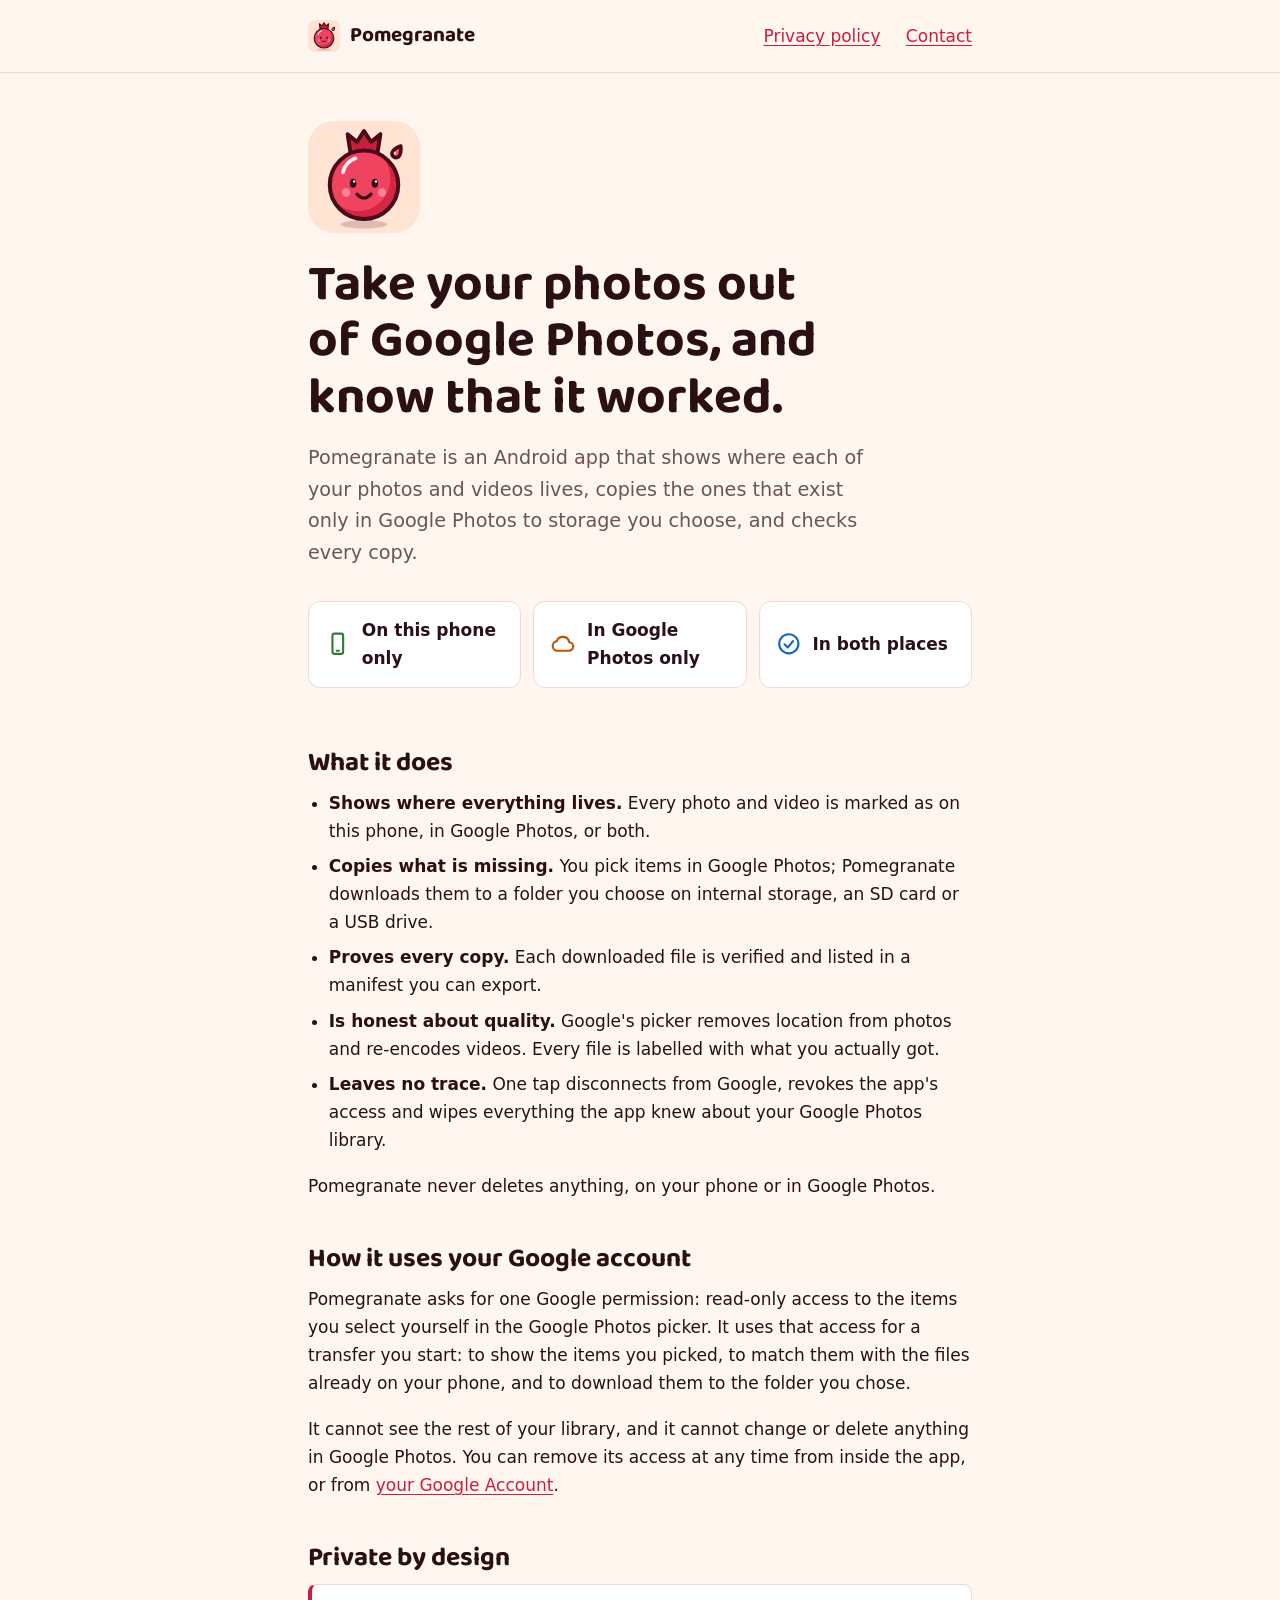
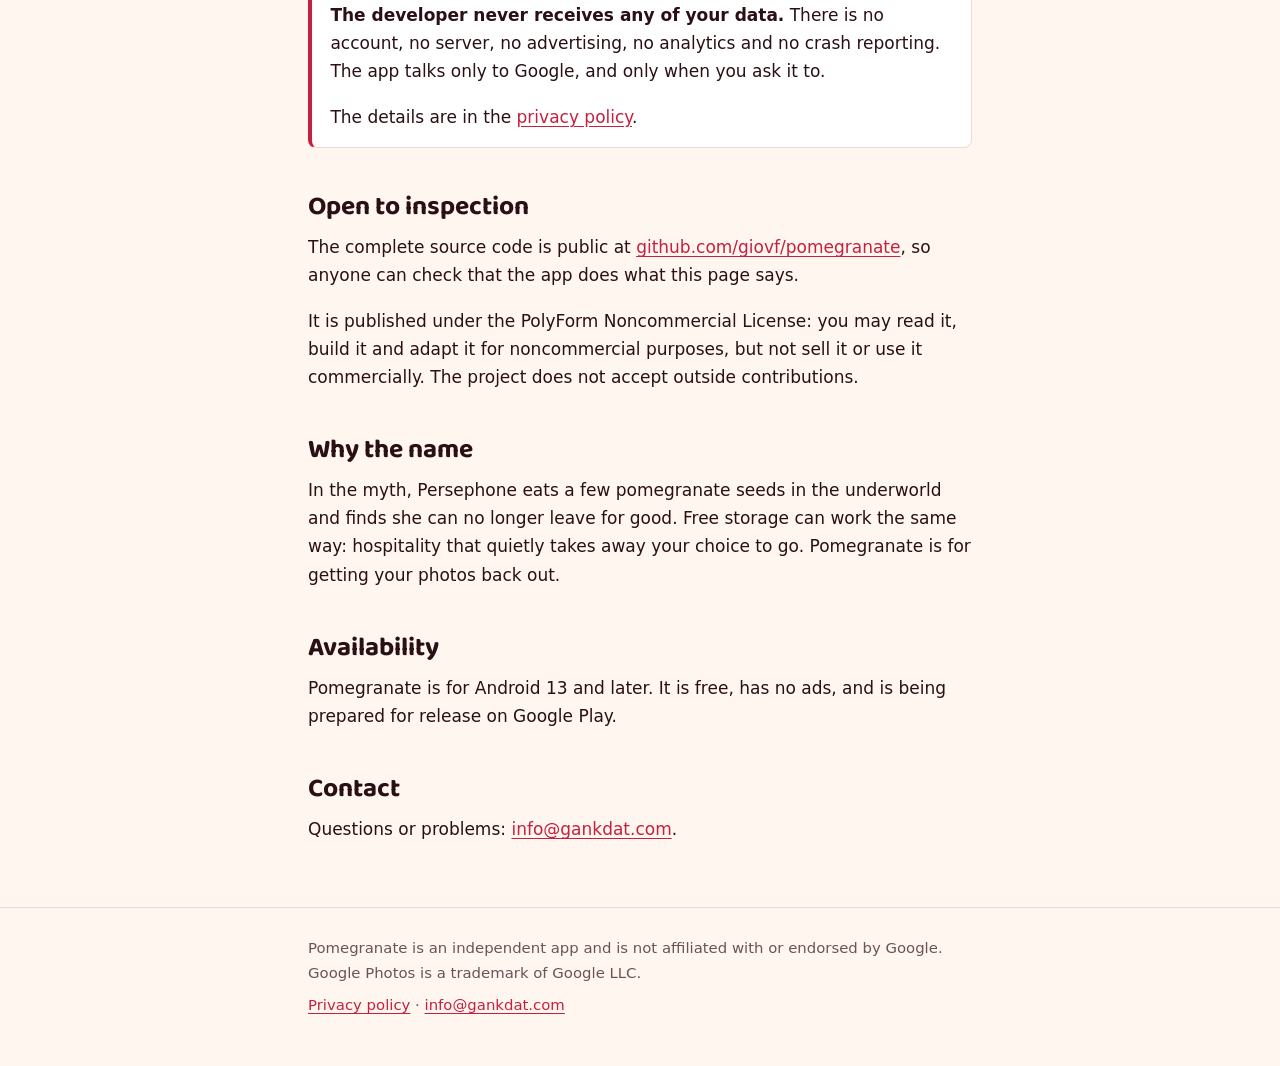
<file: site/pomegranate/index.html>
<!doctype html>
<html lang="en">
<head>
<meta charset="utf-8">
<meta name="viewport" content="width=device-width, initial-scale=1">
<title>Pomegranate for Google Photos</title>
<meta name="description" content="Pomegranate is an Android app that shows where each of your photos lives, copies your Google Photos library to storage you choose, and verifies every file.">
<link rel="canonical" href="https://giovf.github.io/pomegranate/">
<link rel="stylesheet" href="style.css">
<link rel="icon" href="icon.svg" type="image/svg+xml">
</head>
<body>

<header class="site">
  <div class="wrap">
    <a class="brand" href="./" aria-label="Pomegranate home">
      <svg viewBox="18 18 72 72" aria-hidden="true">
        <defs><clipPath id="pomBody"><circle cx="54" cy="59" r="22"/></clipPath></defs>
        <rect x="18" y="18" width="72" height="72" rx="16" fill="#FFE3D3"/>
        <ellipse cx="54" cy="84.5" rx="15" ry="2.6" fill="#4A0A18" opacity="0.18"/>
        <path d="M45.5 39.5L43.5 26.5l6 5 4.5-7 4.5 7 6-5-2 13Z" fill="#C7203F" stroke="#4A0A18" stroke-width="2.6" stroke-linejoin="round"/>
        <circle cx="54" cy="59" r="22" fill="#D62645"/>
        <circle cx="50" cy="55" r="21" fill="#EE4460" clip-path="url(#pomBody)"/>
        <circle cx="54" cy="59" r="22" fill="none" stroke="#4A0A18" stroke-width="2.6"/>
        <path d="M40.5 51C41.5 46.5 44.5 43.5 48.5 42" fill="none" stroke="#FFFFFF" stroke-width="2.4" stroke-linecap="round" opacity="0.9"/>
        <circle cx="42.5" cy="64" r="2.7" fill="#FF8FA3" opacity="0.85"/>
        <circle cx="65.5" cy="64" r="2.7" fill="#FF8FA3" opacity="0.85"/>
        <ellipse cx="47" cy="58" rx="2.1" ry="2.9" fill="#3A0812"/>
        <ellipse cx="61" cy="58" rx="2.1" ry="2.9" fill="#3A0812"/>
        <circle cx="47.7" cy="56.9" r="0.75" fill="#FFFFFF"/>
        <circle cx="61.7" cy="56.9" r="0.75" fill="#FFFFFF"/>
        <path d="M49.5 65Q54 70 58.5 65" fill="none" stroke="#3A0812" stroke-width="2" stroke-linecap="round"/>
        <g transform="translate(75.5 37.5) rotate(32) scale(0.36)">
          <path d="M0 -11C5.5 -4 7 2 7 5A7 7 0 0 1 -7 5C-7 2 -5.5 -4 0 -11Z" fill="#FF5C7A" stroke="#4A0A18" stroke-width="6.6" stroke-linejoin="round"/>
          <ellipse cx="-2.6" cy="5" rx="1.7" ry="2.6" fill="#FFFFFF" opacity="0.85"/>
        </g>
      </svg>
      Pomegranate
    </a>
    <nav aria-label="Site">
      <a href="privacy/">Privacy policy</a>
      <a href="mailto:info@gankdat.com">Contact</a>
    </nav>
  </div>
</header>

<main class="wrap">

  <section class="hero">
    <img class="mascot" src="icon.svg" alt="" width="112" height="112">
    <h1>Take your photos out of Google Photos, and know that it worked.</h1>
    <p class="lede">Pomegranate is an Android app that shows where each of your photos and videos lives, copies the ones that exist only in Google Photos to storage you choose, and checks every copy.</p>

    <ul class="states" aria-label="The three places a photo can be">
      <li>
        <svg class="phone" viewBox="0 0 24 24" fill="none" stroke="currentColor" stroke-width="2" stroke-linecap="round" stroke-linejoin="round" aria-hidden="true"><rect x="7" y="2.5" width="10" height="19" rx="2"/><path d="M11 18.5h2"/></svg>
        <span>On this phone only</span>
      </li>
      <li>
        <svg class="cloud" viewBox="0 0 24 24" fill="none" stroke="currentColor" stroke-width="2" stroke-linecap="round" stroke-linejoin="round" aria-hidden="true"><path d="M7 18.5a4.5 4.5 0 0 1-.6-8.96A6 6 0 0 1 18 10.5a4 4 0 0 1-.5 8z"/></svg>
        <span>In Google Photos only</span>
      </li>
      <li>
        <svg class="both" viewBox="0 0 24 24" fill="none" stroke="currentColor" stroke-width="2" stroke-linecap="round" stroke-linejoin="round" aria-hidden="true"><circle cx="12" cy="12" r="9"/><path d="M8 12.5l3 3 5-6"/></svg>
        <span>In both places</span>
      </li>
    </ul>
  </section>

  <h2>What it does</h2>
  <ul>
    <li><strong>Shows where everything lives.</strong> Every photo and video is marked as on this phone, in Google Photos, or both.</li>
    <li><strong>Copies what is missing.</strong> You pick items in Google Photos; Pomegranate downloads them to a folder you choose on internal storage, an SD card or a USB drive.</li>
    <li><strong>Proves every copy.</strong> Each downloaded file is verified and listed in a manifest you can export.</li>
    <li><strong>Is honest about quality.</strong> Google's picker removes location from photos and re-encodes videos. Every file is labelled with what you actually got.</li>
    <li><strong>Leaves no trace.</strong> One tap disconnects from Google, revokes the app's access and wipes everything the app knew about your Google Photos library.</li>
  </ul>
  <p>Pomegranate never deletes anything, on your phone or in Google Photos.</p>

  <h2>How it uses your Google account</h2>
  <p>Pomegranate asks for one Google permission: read-only access to the items you select yourself in the Google Photos picker. It uses that access for a transfer you start: to show the items you picked, to match them with the files already on your phone, and to download them to the folder you chose.</p>
  <p>It cannot see the rest of your library, and it cannot change or delete anything in Google Photos. You can remove its access at any time from inside the app, or from <a href="https://myaccount.google.com/permissions">your Google Account</a>.</p>

  <h2>Private by design</h2>
  <div class="callout">
    <p><strong>The developer never receives any of your data.</strong> There is no account, no server, no advertising, no analytics and no crash reporting. The app talks only to Google, and only when you ask it to.</p>
    <p>The details are in the <a href="privacy/">privacy policy</a>.</p>
  </div>

  <h2>Open to inspection</h2>
  <p>The complete source code is public at <a href="https://github.com/giovf/pomegranate">github.com/giovf/pomegranate</a>, so anyone can check that the app does what this page says.</p>
  <p>It is published under the PolyForm Noncommercial License: you may read it, build it and adapt it for noncommercial purposes, but not sell it or use it commercially. The project does not accept outside contributions.</p>

  <h2>Why the name</h2>
  <p>In the myth, Persephone eats a few pomegranate seeds in the underworld and finds she can no longer leave for good. Free storage can work the same way: hospitality that quietly takes away your choice to go. Pomegranate is for getting your photos back out.</p>

  <h2>Availability</h2>
  <p>Pomegranate is for Android 13 and later. It is free, has no ads, and is being prepared for release on Google Play.</p>

  <h2>Contact</h2>
  <p>Questions or problems: <a href="mailto:info@gankdat.com">info@gankdat.com</a>.</p>

</main>

<footer class="site">
  <div class="wrap">
    <p>Pomegranate is an independent app and is not affiliated with or endorsed by Google. Google Photos is a trademark of Google LLC.</p>
    <p><a href="privacy/">Privacy policy</a> · <a href="mailto:info@gankdat.com">info@gankdat.com</a></p>
  </div>
</footer>

</body>
</html>
</file>
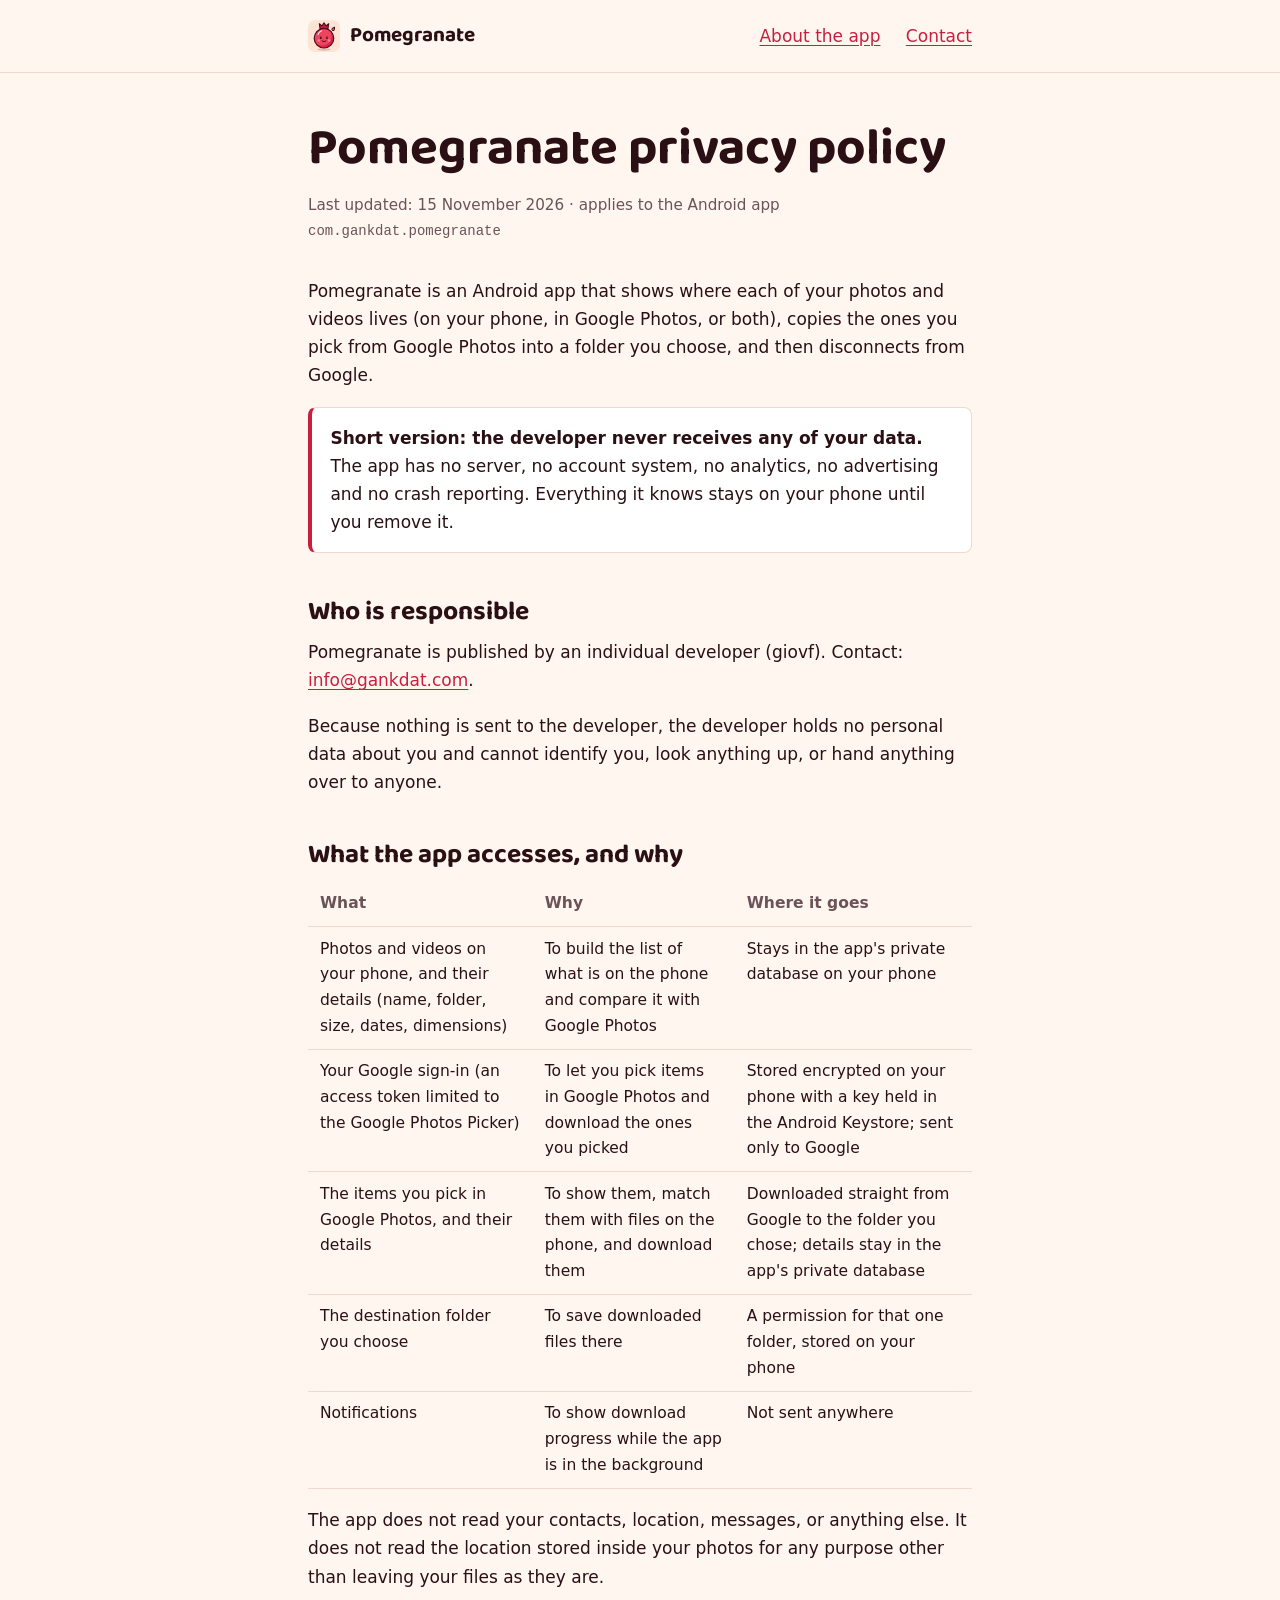
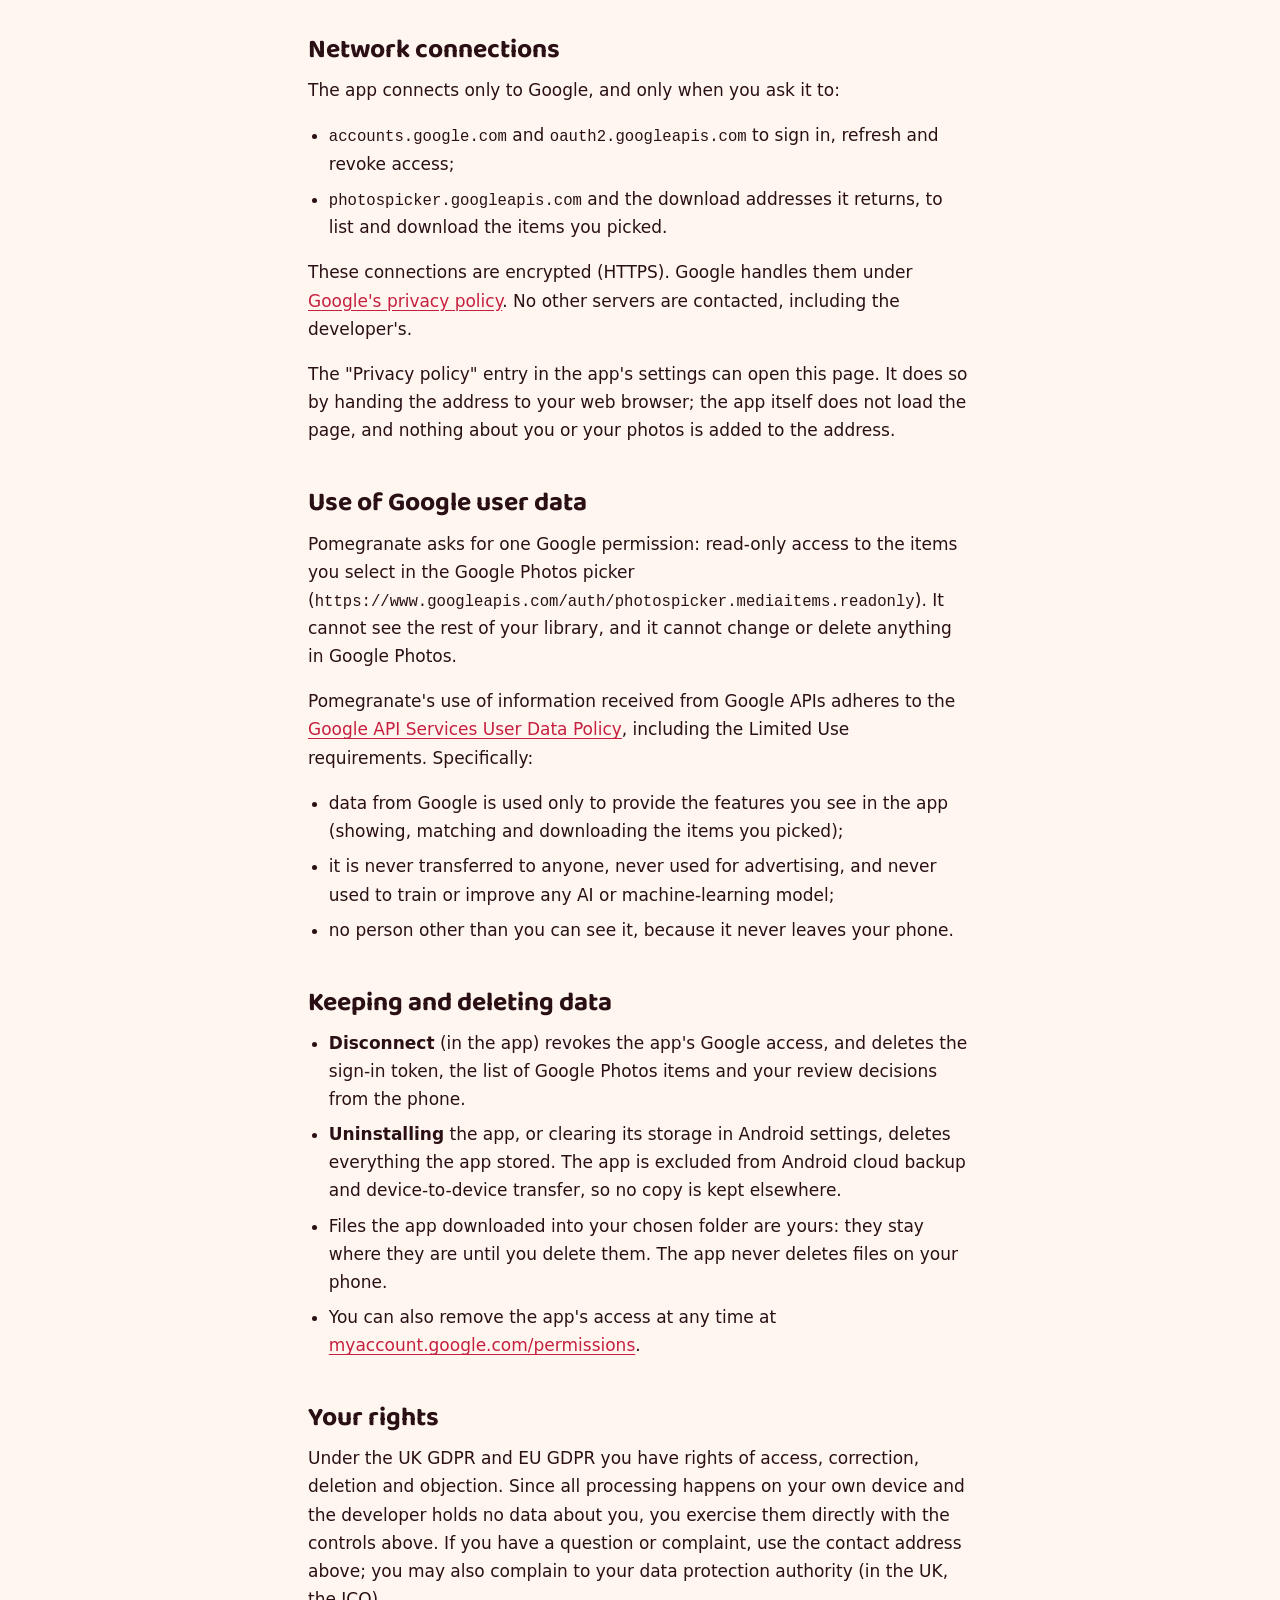
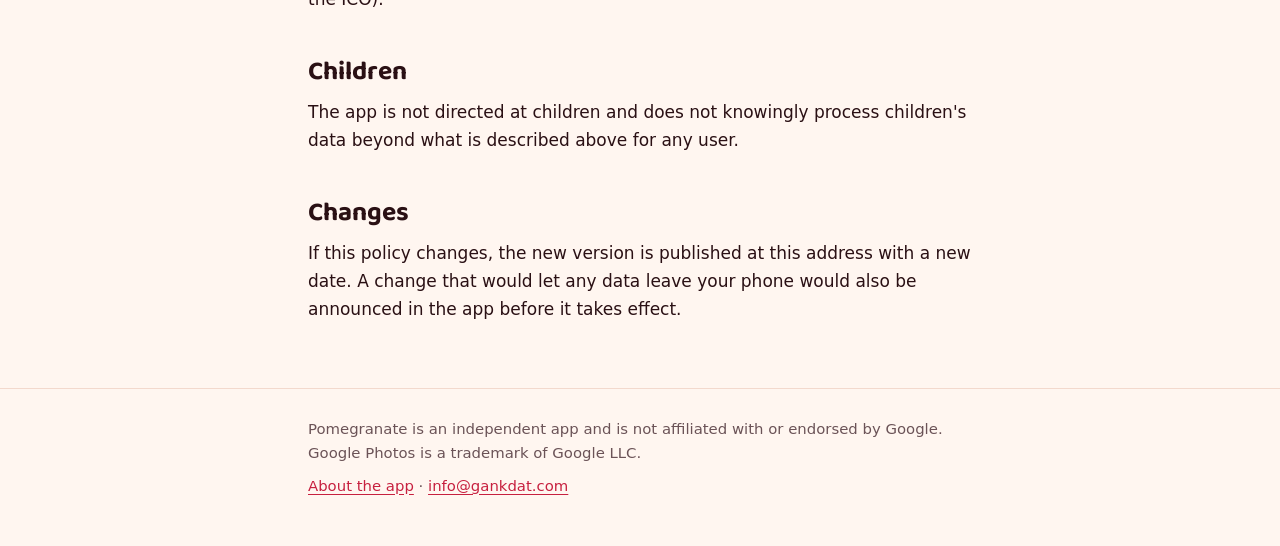
<file: site/pomegranate/privacy/index.html>
<!doctype html>
<html lang="en">
<head>
<meta charset="utf-8">
<meta name="viewport" content="width=device-width, initial-scale=1">
<title>Privacy policy · Pomegranate for Google Photos</title>
<meta name="description" content="Privacy policy for the Pomegranate Android app: the developer never receives any of your data.">
<link rel="canonical" href="https://giovf.github.io/pomegranate/privacy/">
<link rel="stylesheet" href="../style.css">
<link rel="icon" href="../icon.svg" type="image/svg+xml">
</head>
<body>
<!-- Source text: docs/privacy-policy.md in the app repository. Change both together. -->

<header class="site">
  <div class="wrap">
    <a class="brand" href="../" aria-label="Pomegranate home">
      <svg viewBox="18 18 72 72" aria-hidden="true">
        <defs><clipPath id="pomBody"><circle cx="54" cy="59" r="22"/></clipPath></defs>
        <rect x="18" y="18" width="72" height="72" rx="16" fill="#FFE3D3"/>
        <ellipse cx="54" cy="84.5" rx="15" ry="2.6" fill="#4A0A18" opacity="0.18"/>
        <path d="M45.5 39.5L43.5 26.5l6 5 4.5-7 4.5 7 6-5-2 13Z" fill="#C7203F" stroke="#4A0A18" stroke-width="2.6" stroke-linejoin="round"/>
        <circle cx="54" cy="59" r="22" fill="#D62645"/>
        <circle cx="50" cy="55" r="21" fill="#EE4460" clip-path="url(#pomBody)"/>
        <circle cx="54" cy="59" r="22" fill="none" stroke="#4A0A18" stroke-width="2.6"/>
        <path d="M40.5 51C41.5 46.5 44.5 43.5 48.5 42" fill="none" stroke="#FFFFFF" stroke-width="2.4" stroke-linecap="round" opacity="0.9"/>
        <circle cx="42.5" cy="64" r="2.7" fill="#FF8FA3" opacity="0.85"/>
        <circle cx="65.5" cy="64" r="2.7" fill="#FF8FA3" opacity="0.85"/>
        <ellipse cx="47" cy="58" rx="2.1" ry="2.9" fill="#3A0812"/>
        <ellipse cx="61" cy="58" rx="2.1" ry="2.9" fill="#3A0812"/>
        <circle cx="47.7" cy="56.9" r="0.75" fill="#FFFFFF"/>
        <circle cx="61.7" cy="56.9" r="0.75" fill="#FFFFFF"/>
        <path d="M49.5 65Q54 70 58.5 65" fill="none" stroke="#3A0812" stroke-width="2" stroke-linecap="round"/>
        <g transform="translate(75.5 37.5) rotate(32) scale(0.36)">
          <path d="M0 -11C5.5 -4 7 2 7 5A7 7 0 0 1 -7 5C-7 2 -5.5 -4 0 -11Z" fill="#FF5C7A" stroke="#4A0A18" stroke-width="6.6" stroke-linejoin="round"/>
          <ellipse cx="-2.6" cy="5" rx="1.7" ry="2.6" fill="#FFFFFF" opacity="0.85"/>
        </g>
      </svg>
      Pomegranate
    </a>
    <nav aria-label="Site">
      <a href="../">About the app</a>
      <a href="mailto:info@gankdat.com">Contact</a>
    </nav>
  </div>
</header>

<main class="wrap">

  <section class="hero">
    <h1>Pomegranate privacy policy</h1>
    <p class="updated">Last updated: 15 November 2026 · applies to the Android app <code>com.gankdat.pomegranate</code></p>
  </section>

  <p>Pomegranate is an Android app that shows where each of your photos and videos lives (on your phone, in Google Photos, or both), copies the ones you pick from Google Photos into a folder you choose, and then disconnects from Google.</p>

  <div class="callout">
    <p><strong>Short version: the developer never receives any of your data.</strong> The app has no server, no account system, no analytics, no advertising and no crash reporting. Everything it knows stays on your phone until you remove it.</p>
  </div>

  <h2>Who is responsible</h2>
  <p>Pomegranate is published by an individual developer (giovf). Contact: <a href="mailto:info@gankdat.com">info@gankdat.com</a>.</p>
  <p>Because nothing is sent to the developer, the developer holds no personal data about you and cannot identify you, look anything up, or hand anything over to anyone.</p>

  <h2>What the app accesses, and why</h2>
  <div class="table-scroll">
    <table>
      <thead>
        <tr><th scope="col">What</th><th scope="col">Why</th><th scope="col">Where it goes</th></tr>
      </thead>
      <tbody>
        <tr>
          <td>Photos and videos on your phone, and their details (name, folder, size, dates, dimensions)</td>
          <td>To build the list of what is on the phone and compare it with Google Photos</td>
          <td>Stays in the app's private database on your phone</td>
        </tr>
        <tr>
          <td>Your Google sign-in (an access token limited to the Google Photos Picker)</td>
          <td>To let you pick items in Google Photos and download the ones you picked</td>
          <td>Stored encrypted on your phone with a key held in the Android Keystore; sent only to Google</td>
        </tr>
        <tr>
          <td>The items you pick in Google Photos, and their details</td>
          <td>To show them, match them with files on the phone, and download them</td>
          <td>Downloaded straight from Google to the folder you chose; details stay in the app's private database</td>
        </tr>
        <tr>
          <td>The destination folder you choose</td>
          <td>To save downloaded files there</td>
          <td>A permission for that one folder, stored on your phone</td>
        </tr>
        <tr>
          <td>Notifications</td>
          <td>To show download progress while the app is in the background</td>
          <td>Not sent anywhere</td>
        </tr>
      </tbody>
    </table>
  </div>
  <p>The app does not read your contacts, location, messages, or anything else. It does not read the location stored inside your photos for any purpose other than leaving your files as they are.</p>

  <h2>Network connections</h2>
  <p>The app connects only to Google, and only when you ask it to:</p>
  <ul>
    <li><code>accounts.google.com</code> and <code>oauth2.googleapis.com</code> to sign in, refresh and revoke access;</li>
    <li><code>photospicker.googleapis.com</code> and the download addresses it returns, to list and download the items you picked.</li>
  </ul>
  <p>These connections are encrypted (HTTPS). Google handles them under <a href="https://policies.google.com/privacy">Google's privacy policy</a>. No other servers are contacted, including the developer's.</p>
  <p>The "Privacy policy" entry in the app's settings can open this page. It does so by handing the address to your web browser; the app itself does not load the page, and nothing about you or your photos is added to the address.</p>

  <h2>Use of Google user data</h2>
  <p>Pomegranate asks for one Google permission: read-only access to the items you select in the Google Photos picker (<code>https://www.googleapis.com/auth/photospicker.mediaitems.readonly</code>). It cannot see the rest of your library, and it cannot change or delete anything in Google Photos.</p>
  <p>Pomegranate's use of information received from Google APIs adheres to the <a href="https://developers.google.com/terms/api-services-user-data-policy">Google API Services User Data Policy</a>, including the Limited Use requirements. Specifically:</p>
  <ul>
    <li>data from Google is used only to provide the features you see in the app (showing, matching and downloading the items you picked);</li>
    <li>it is never transferred to anyone, never used for advertising, and never used to train or improve any AI or machine-learning model;</li>
    <li>no person other than you can see it, because it never leaves your phone.</li>
  </ul>

  <h2>Keeping and deleting data</h2>
  <ul>
    <li><strong>Disconnect</strong> (in the app) revokes the app's Google access, and deletes the sign-in token, the list of Google Photos items and your review decisions from the phone.</li>
    <li><strong>Uninstalling</strong> the app, or clearing its storage in Android settings, deletes everything the app stored. The app is excluded from Android cloud backup and device-to-device transfer, so no copy is kept elsewhere.</li>
    <li>Files the app downloaded into your chosen folder are yours: they stay where they are until you delete them. The app never deletes files on your phone.</li>
    <li>You can also remove the app's access at any time at <a href="https://myaccount.google.com/permissions">myaccount.google.com/permissions</a>.</li>
  </ul>

  <h2>Your rights</h2>
  <p>Under the UK GDPR and EU GDPR you have rights of access, correction, deletion and objection. Since all processing happens on your own device and the developer holds no data about you, you exercise them directly with the controls above. If you have a question or complaint, use the contact address above; you may also complain to your data protection authority (in the UK, the ICO).</p>

  <h2>Children</h2>
  <p>The app is not directed at children and does not knowingly process children's data beyond what is described above for any user.</p>

  <h2>Changes</h2>
  <p>If this policy changes, the new version is published at this address with a new date. A change that would let any data leave your phone would also be announced in the app before it takes effect.</p>

</main>

<footer class="site">
  <div class="wrap">
    <p>Pomegranate is an independent app and is not affiliated with or endorsed by Google. Google Photos is a trademark of Google LLC.</p>
    <p><a href="../">About the app</a> · <a href="mailto:info@gankdat.com">info@gankdat.com</a></p>
  </div>
</footer>

</body>
</html>
</file>
<file: site/pomegranate/style.css>
/* Pomegranate website. Self-contained on purpose: no scripts and no
   third-party requests, so the pages keep the promise they describe. The one
   display typeface is served from this folder, not from a font service. */

/* Baloo 2 Bold, Latin subset. Copyright 2019 The Baloo 2 Project Authors
   (https://github.com/EkType/Baloo2), SIL Open Font License 1.1: fonts/OFL.txt */
@font-face {
  font-family: "Baloo 2";
  font-style: normal;
  font-weight: 700;
  font-display: swap;
  src: url("fonts/baloo2-latin.woff2") format("woff2");
}

:root {
  --paper: #fff6f0;
  --panel: #ffffff;
  --ink: #2a1014;
  --muted: #6b5357;
  --rule: #f3d9cd;
  --accent: #c7203f;
  --accent-deep: #9c1230;
  --phone: #2e7d32;
  --cloud: #c25700;
  --both: #1565c0;
  color-scheme: light dark;
}

@media (prefers-color-scheme: dark) {
  :root {
    --paper: #181112;
    --panel: #221819;
    --ink: #f3e7e2;
    --muted: #b9a5a3;
    --rule: #3a2a2c;
    --accent: #f08a9b;
    --accent-deep: #f4a9b5;
    --phone: #81c784;
    --cloud: #ffb74d;
    --both: #64b5f6;
  }
}

* { box-sizing: border-box; }

html { -webkit-text-size-adjust: 100%; }

body {
  margin: 0;
  background: var(--paper);
  color: var(--ink);
  font: 1.0625rem/1.65 system-ui, -apple-system, "Segoe UI", Roboto, Helvetica, Arial, sans-serif;
}

.wrap {
  max-width: 44rem;
  margin: 0 auto;
  padding: 0 1.25rem;
}

header.site {
  padding: 1.25rem 0;
  border-bottom: 1px solid var(--rule);
}

header.site .wrap {
  display: flex;
  align-items: center;
  justify-content: space-between;
  gap: 1rem;
  flex-wrap: wrap;
}

.brand {
  display: inline-flex;
  align-items: center;
  gap: 0.6rem;
  color: var(--ink);
  text-decoration: none;
  font-family: "Baloo 2", ui-rounded, "SF Pro Rounded", "Arial Rounded MT Bold", system-ui, sans-serif;
  font-weight: 700;
  font-size: 1.3rem;
  line-height: 1;
}

.brand svg { width: 2rem; height: 2rem; flex: none; }

nav a { margin-left: 1.25rem; }
nav a:first-child { margin-left: 0; }

a { color: var(--accent); text-underline-offset: 0.18em; }
a:hover { color: var(--accent-deep); }
a:focus-visible { outline: 2px solid var(--accent); outline-offset: 3px; border-radius: 2px; }

h1, h2 {
  font-family: "Baloo 2", ui-rounded, "SF Pro Rounded", "Arial Rounded MT Bold", system-ui, -apple-system, "Segoe UI", Roboto, sans-serif;
  font-weight: 700;
  line-height: 1.2;
  text-wrap: balance;
}

h1 { font-size: clamp(2.2rem, 6.5vw, 3.2rem); line-height: 1.1; margin: 0 0 1rem; }
h2 { font-size: 1.65rem; margin: 2.75rem 0 0.6rem; }

p, ul, ol, table { margin: 0 0 1.1rem; }
ul, ol { padding-left: 1.3rem; }
li { margin-bottom: 0.45rem; }

.hero { padding: 3rem 0 1rem; }
.mascot { display: block; width: 7rem; height: 7rem; margin: 0 0 1.5rem; border-radius: 1.6rem; }
.lede { font-size: 1.2rem; color: var(--muted); max-width: 36rem; }
.updated { color: var(--muted); font-size: 0.95rem; }

/* The three places a photo can be: same colours and order as in the app. */
.states {
  list-style: none;
  padding: 0;
  margin: 2rem 0 0;
  display: grid;
  gap: 0.75rem;
  grid-template-columns: repeat(auto-fit, minmax(12rem, 1fr));
}

.states li {
  margin: 0;
  background: var(--panel);
  border: 1px solid var(--rule);
  border-radius: 0.75rem;
  padding: 0.9rem 1rem;
  display: flex;
  align-items: center;
  gap: 0.7rem;
  font-weight: 600;
}

.states svg { width: 1.6rem; height: 1.6rem; flex: none; }
.states .phone { color: var(--phone); }
.states .cloud { color: var(--cloud); }
.states .both { color: var(--both); }
.states span { color: var(--ink); }

.callout {
  background: var(--panel);
  border: 1px solid var(--rule);
  border-left: 4px solid var(--accent);
  border-radius: 0.5rem;
  padding: 1rem 1.15rem;
}

.callout p:last-child { margin-bottom: 0; }

.table-scroll { overflow-x: auto; margin: 0 0 1.1rem; }

table {
  border-collapse: collapse;
  width: 100%;
  min-width: 34rem;
  margin: 0;
  font-size: 0.97rem;
}

th, td {
  text-align: left;
  vertical-align: top;
  padding: 0.6rem 0.75rem;
  border-bottom: 1px solid var(--rule);
}

th { color: var(--muted); font-weight: 600; }

code {
  font: 0.92em ui-monospace, SFMono-Regular, Menlo, Consolas, monospace;
  overflow-wrap: anywhere;
}

footer.site {
  margin-top: 4rem;
  padding: 1.75rem 0 2.5rem;
  border-top: 1px solid var(--rule);
  color: var(--muted);
  font-size: 0.93rem;
}

footer.site p { margin-bottom: 0.5rem; }
</file>
